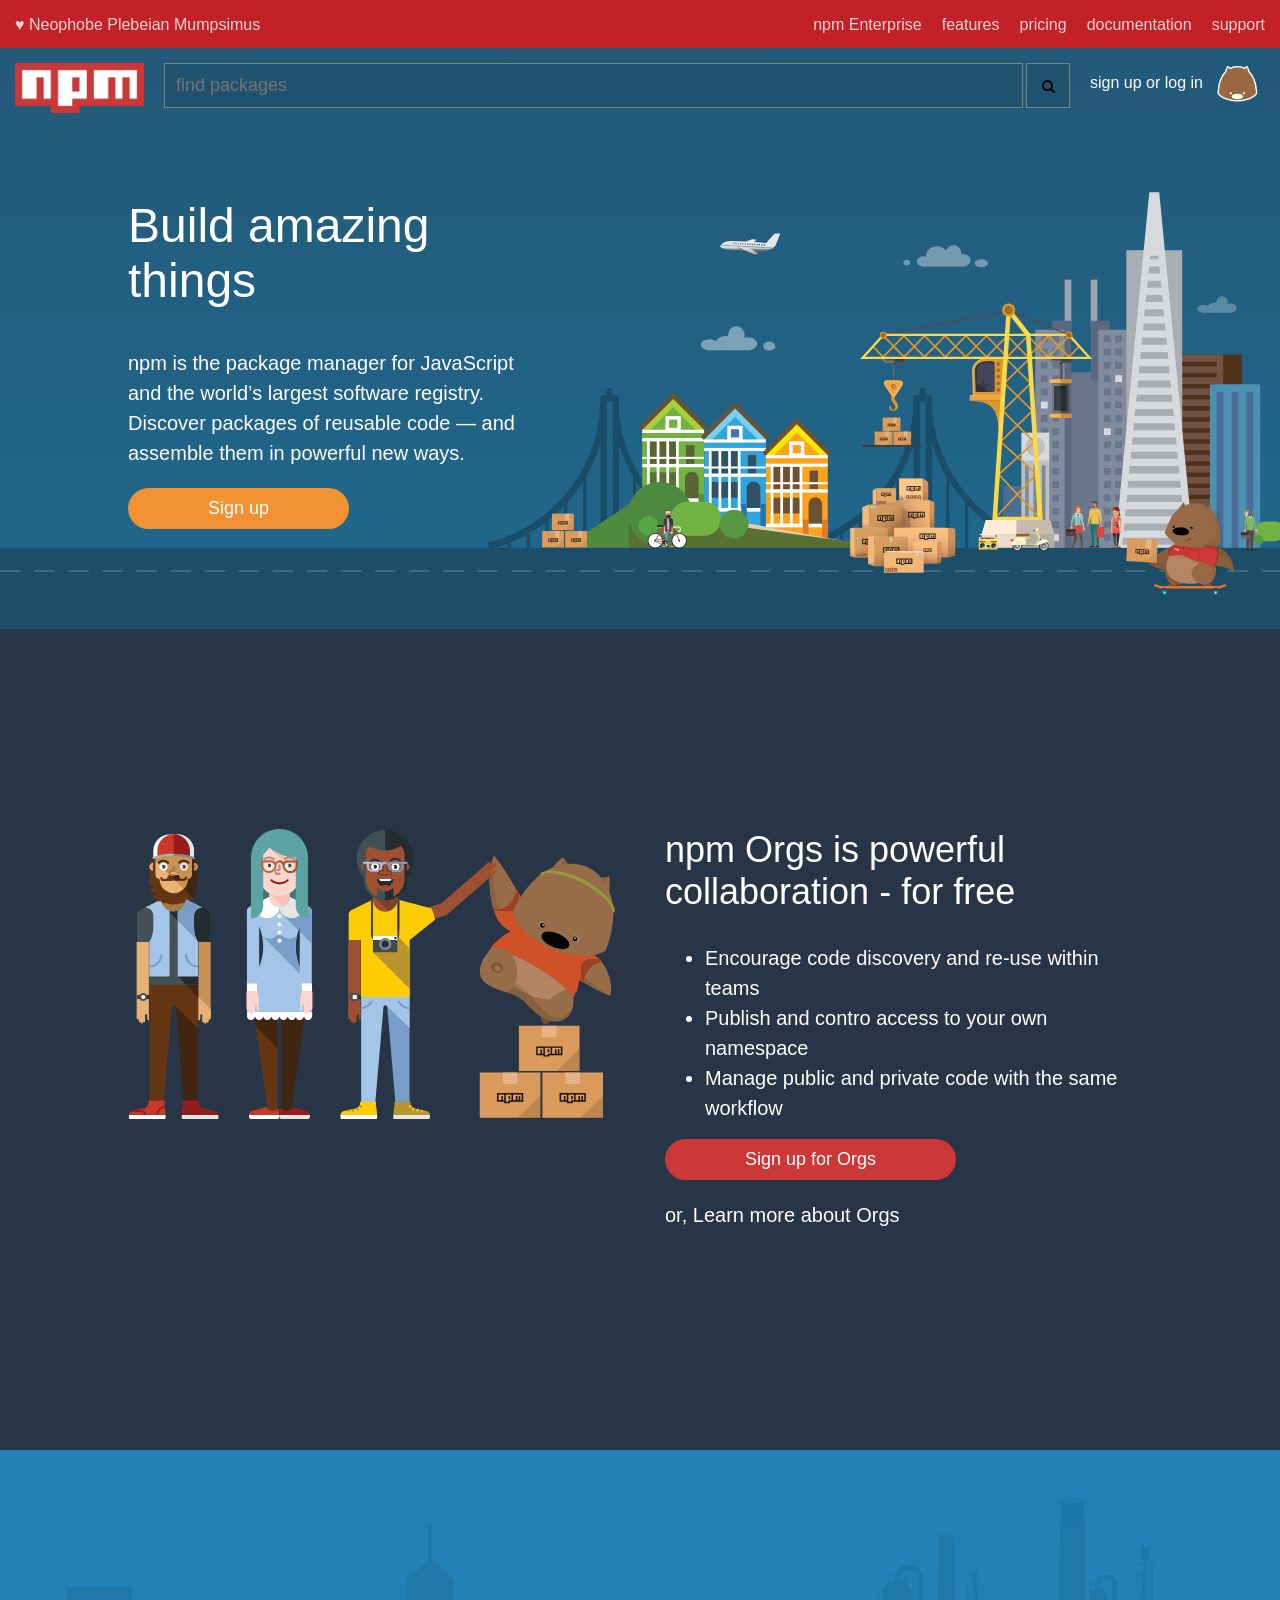
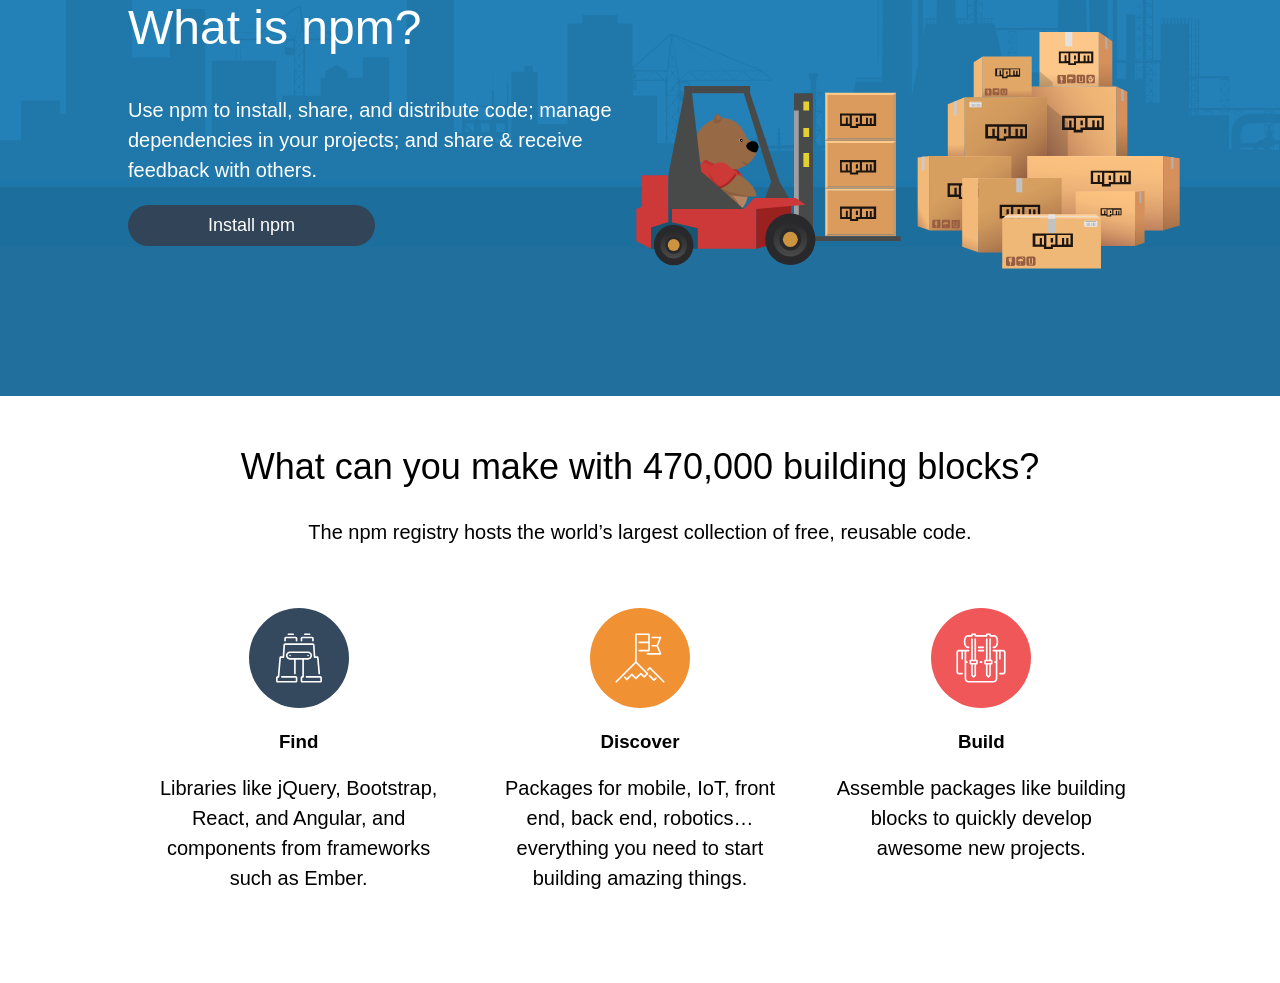
<file: index.html>
<!DOCTYPE html>
<html lang="en">
<head>
  <meta charset="UTF-8">
  <meta name="viewport" content="width=device-width, initial-scale=1.0">
  <meta http-equiv="X-UA-Compatible" content="ie=edge">
  <link rel="stylesheet" type="text/css" href="styles.css">
  <link rel="shortcut icon" href="images/bear-logo.png"/>
  <link href='http://netdna.bootstrapcdn.com/font-awesome/4.0.3/css/font-awesome.css' rel='stylesheet' type='text/css'>
  <title>npm</title>
</head>
<body>
  <nav>
    <div class="top-nav-left">
      <a class="heart" href="#">♥︎</a>
      <span class="acronym">Neophobe Plebeian Mumpsimus</span>
    </div>
    <div class="top-nav-right">
      <ul>
        <li><a href="#">npm Enterprise</a></li>
        <li><a href="#">features</a></li>
        <li><a href="#">pricing</a></li>
        <li><a href="#">documentation</a></li>
        <li><a href="#">support</a></li>
      </ul>
    </div>
    <div style="clear: both;"></div>
  </nav>
  <header>
    <div class="header-top">
      <div class="ht-part1">
        <img class="logos" id="npm-logo" src="images/npm-logo.png" alt="npm-logo">
      </div>
      <div class="ht-part2">
        <input class="search-bar" type="text" placeholder="find packages">
        <button class="search-bar-button" type="submit"><i class="fa fa-search"></i></button>
      </div>
      <div class="ht-part3">
        <span class="login-text"><a href="#">sign up</a> or <a href="#">log in</a></span>
        <img class="logos" id="bear-logo" src="images/bear-logo.png" alt="bear-logo" />
      </div>
    </div>
    <div class="container">
      <div class="header-content">
        <div class="header-text">
          <h2>Build amazing things</h2>
          <p>npm is the package manager for JavaScript and the world’s largest software registry. Discover packages of
            reusable code — and assemble them in powerful new ways.</p>
          <button class="npm-button npm-button-orange" href="#">Sign up</button>
        </div>
      </div>
    </div>
  </header>

  <section id="section1">
    <div class="container">
      <div class="s1-image">
          <img src="images/collaboration.svg" alt="collaboration" />
      </div>
      <div class="s1-content">
        <h2>npm Orgs is powerful collaboration - for free</h2>
        <ul>
          <li>Encourage code discovery and re-use within teams</li>
          <li>Publish and contro access to your own namespace</li>
          <li>Manage public and private code with the same workflow</li>
        </ul>
        <button class="npm-button npm-button-red" href="#">Sign up for Orgs</button>
        <p>or, <a href="#">Learn more about Orgs</a></p>
      </div>
    </div>
  </section>
  <section id="section2">
    <div class="container">
      <div class="s2-content">
        <h2>What is npm?</h2>
        <p>Use npm to install, share, and distribute code; manage dependencies in your projects; and share & receive
          feedback with others.</p>
        <button class="npm-button npm-button-black" href="">Install npm</button>
      </div>
    </div>
  </section>
  <section id="section3">
    <div class="container">
      <div class="s3-top">
        <h2>What can you make with 470,000 building blocks?</h2>
        <p>The npm registry hosts the world’s largest collection of free, reusable code.</p>
      </div>
      <div class="s3-content">
        <div class="s3-text">
          <img src="images/binoculars.svg" alt="binoculars" />
          <h3>Find</h3>
          <p>Libraries like jQuery, Bootstrap, React, and Angular, and components from frameworks such as Ember.</p>
        </div>
        <div class="s3-text">
          <img src="images/mountain-flag.svg" alt="mountain-flag" />
          <h3>Discover</h3>
          <p>Packages for mobile, IoT, front end, back end, robotics… everything you need to start building amazing
            things.</p>
        </div>
        <div class="s3-text">
          <img src="images/backpack.svg" alt="backpack" />
          <h3>Build</h3>
          <p>Assemble packages like building blocks to quickly develop awesome new projects.</p>
        </div>
      </div>
    </div>
  </section>
</body>
</html>
</file>
<file: styles.css>
/*** GENERAL ***/
*{
  font-family: "Open Sans", OpenSans, sans-serif;
}
body{
  margin: 0px;
}
h2{
  font-size: 48px;
  font-weight: 200;
  margin-top: 0px;
}
p, li{
  line-height: 30px;
  font-size: 20px;
  font-weight: 200;
}
a{
  text-decoration: none;
  color:white;
}
.container{
  max-width: 1024px;
  margin: 0 auto;
  padding: 0 20px;
}
.npm-button{
  color: white;
  padding: 10px 80px;
  border: none;
  border-radius: 30px;
  font-size: 18px;
  font-weight: 200;
}

/*** NAV **/
nav {
  background-color: #C12127;
  color: rgba(255,255,255,0.8);
  padding: 15px;
  height: 18px;
  line-height: 20px;
  display: flex;
}
nav a {
  color: rgba(255,255,255,0.8);
  text-decoration: none;
}
.top-nav-left {
  flex: 1;
}
.top-nav-right ul{
  margin: 0;
  padding: 0;
  justify-content: space-between;
  display: flex;
}
.top-nav-right li {
  padding: 0px 10px;
  list-style: none;
  font-size: 16px;
  line-height: 20px;
}
.top-nav-right ul > li:first-child{
  padding-left: 0px;
}
.top-nav-right ul > li:last-child{
  padding-right: 0px;
}
@media screen and (max-width: 768px) {
    .top-nav-left {
      display: none;
    }
  }

/*** HEADER ***/
header{
  background-image: url("images/city-scape.svg");
  background-color: #294E67;
}

/*-- HEADER TOP --*/
.header-top{
  padding: 15px;
  display: flex;
  justify-content: space-around;
  height: 40px;
}
.search-bar{
  background-color: rgb(31, 82, 111);
  border: 1px solid gray;
  padding: 11px 0;
  padding-left: 11px;
  font-size: 18px;
  width: calc(100% - 60px);;
}
.search-bar-button{
  height: 45px;
  background-color: rgb(31, 82, 111);
  border: 1px solid grey;
  padding: 15px;
  float: right;
}
.logos{
  height: 50px;
  width: auto;
}
.ht-part1{
  flex-basis: 125px;
  }
.ht-part2{
  flex: 1;
  padding: 0 20px;
  width: 100%;
  }
.ht-part3{
  flex-basis: 175px;
  display: flex;
  align-items:center;
}
.login-text{
  display: table-cell; 
  vertical-align: middle; 
  text-align: center;
}
.login-text{
  padding-right: 10px;
}
.login-text, .login-text a{
  color: white;
  text-decoration: none;
}

/*** Header content ***/
.header-content{
  padding-top: 80px;
  padding-bottom: 100px;
  color: white;
}
.header-text{
  max-width: 400px;
}
.npm-button-orange{
  background-color:rgb(240, 146, 51);
}

/*** SECTION 1 ***/
#section1{
  background-color: rgb(39, 53, 71);
  padding: 50px 0;
  color: white;
  padding: 200px 0;
}
.npm-button-red{
  background-color:rgb(203, 56, 55);
}
@media screen and (min-width: 768px) {
  #section1 .container{
    display: flex;
  }
  .s1-content{
  flex: 1;
  padding-left: 50px;
  }
  .s1-image{
    flex: 1;
  }
}
.s1-image img{
  max-height: 300px;
}
.s1-content h2{
  font-size: 36px;
 }

/*** SECTION 2 ***/
#section2{
  background-image: url("images/forklift.svg");
  background-size: cover;
  padding: 150px 0;
  color: white;
}
.s2-content{
  max-width: 500px;
}
.npm-button-black{
  background-color:rgb(49, 68, 88);
}

/*** SECTION 3 ***/
@media screen and (min-width: 768px) {
  .s3-content{
    display: flex;
  }
}
#section3{
  padding: 50px 0;
  color: black;
}
#section3 h2{
  font-size: 36px;
}
.s3-top{
  text-align: center;
  margin-bottom: 40px;
}
.s3-text{
  flex: 1;
  padding: 1%;
  margin: 1%;
  text-align: center;
}
.s3-text img{
  width: 100px;
  height: 100px;
}
</file>
